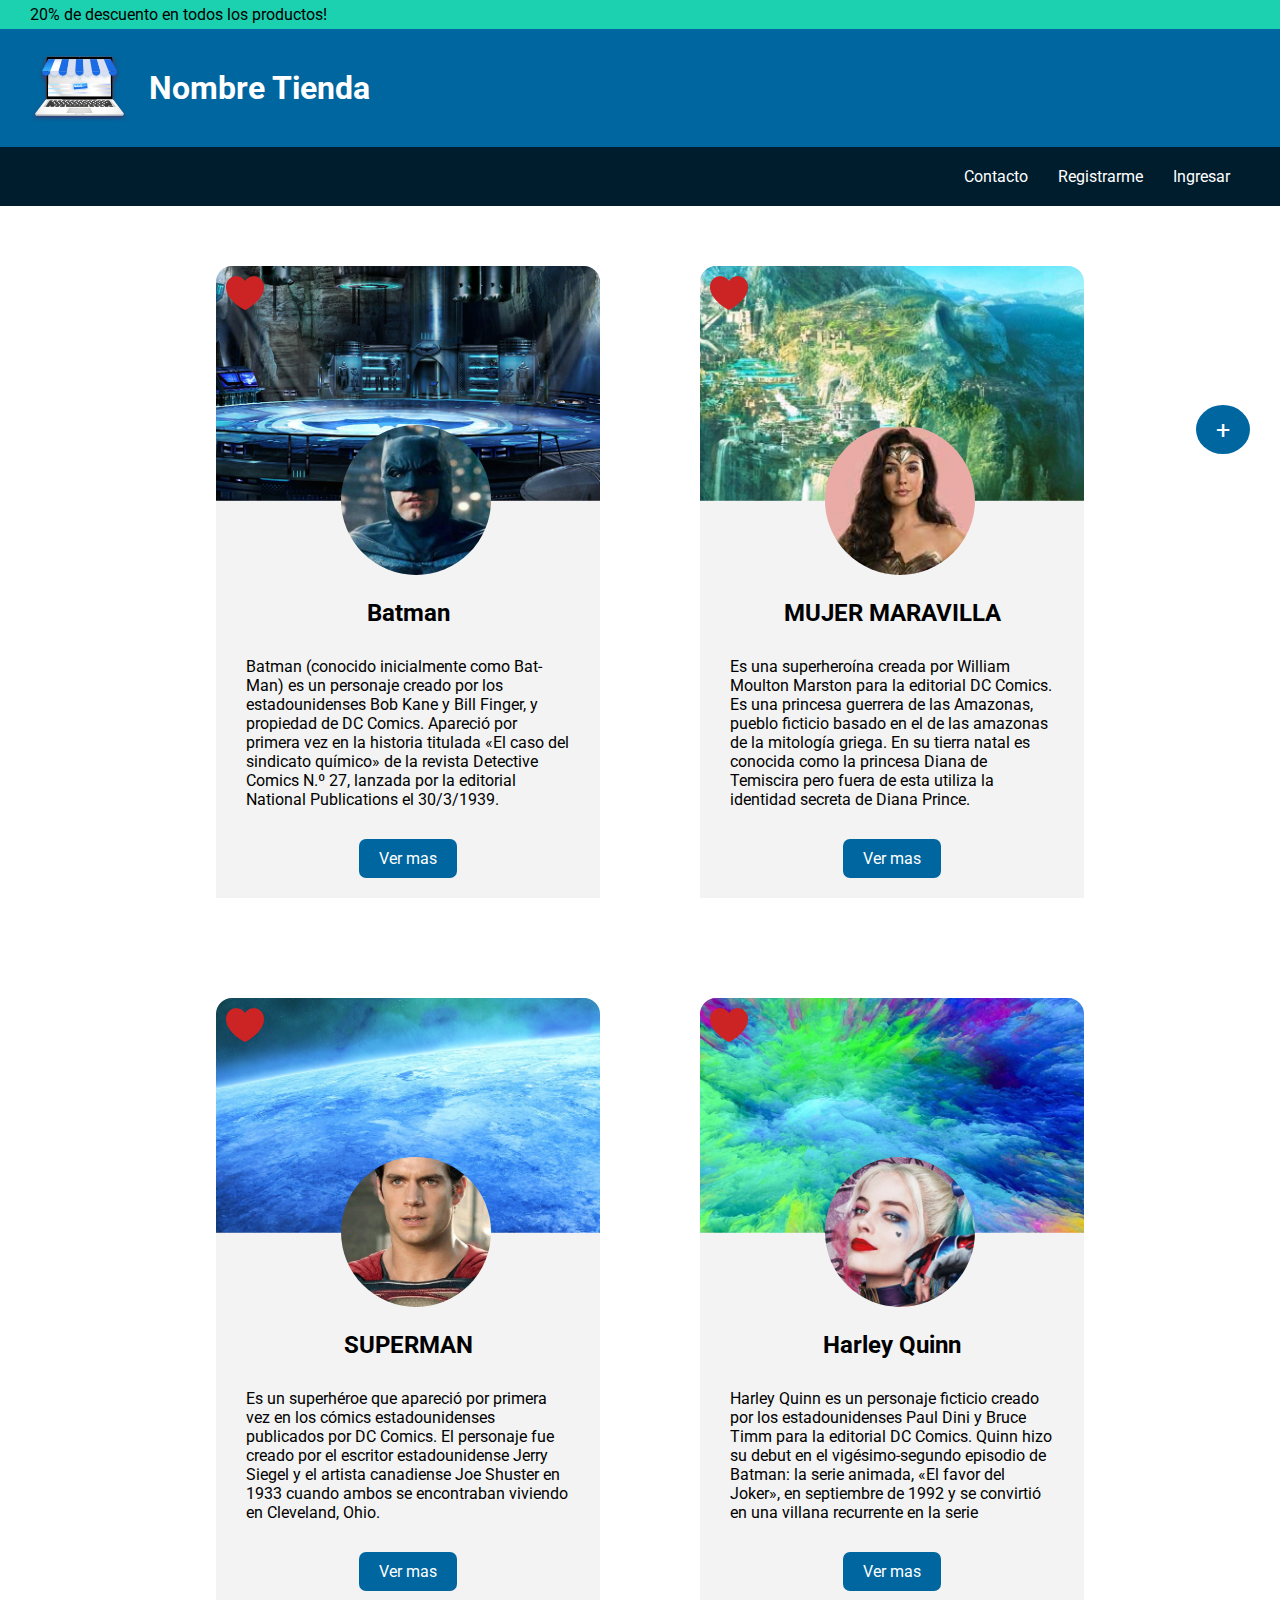
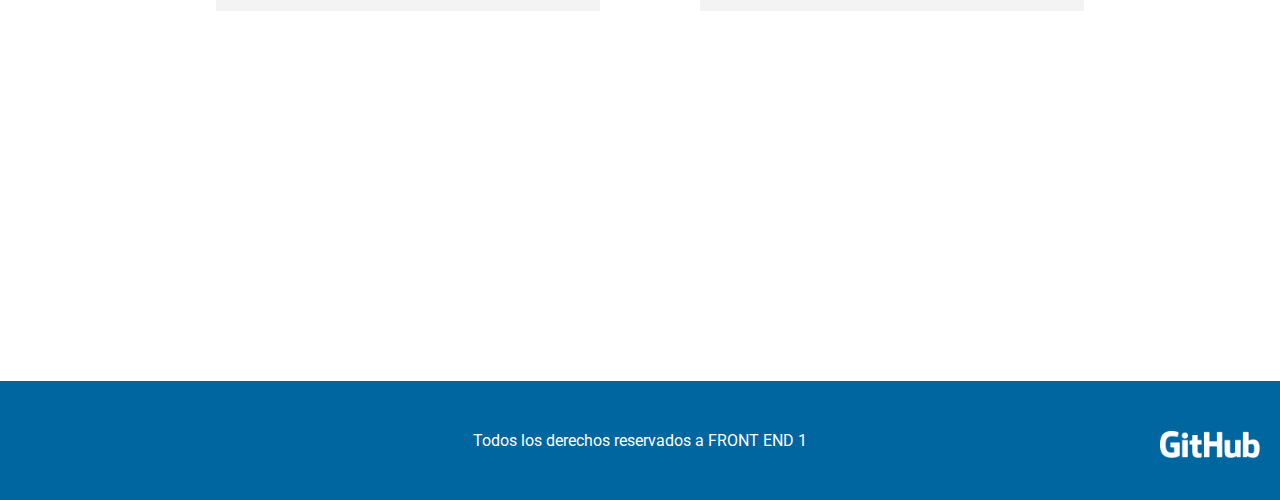
<file: index.html>
<!DOCTYPE html>
<html lang="en">
<head>
    <meta charset="UTF-8">
    <meta http-equiv="X-UA-Compatible" content="IE=edge">
    <meta name="viewport" content="width=device-width, initial-scale=1.0">
    <title>Document</title>
    <link rel="stylesheet" href="./styles/styles.css">
    <link href="https://fonts.googleapis.com/css2?family=Roboto:ital,wght@0,300;0,400;0,500;0,700;0,900;1,100&display=swap" rel="stylesheet">
</head>
<body>
    <header>
        <p>20% de descuento en todos los productos!</p>
        <ul class="logoTienda">
            <li><img src="./img/logoTienda.svg" alt="logo"></li>
            <li><h1>Nombre Tienda</h1></li>
        </ul>
        <nav>
            <ul class="menu">
                <li>Contacto</li>
                <li>Registrarme</li>
                <li>Ingresar</li>
            </ul>
        </nav>
    </header>
    <main>
        <section>
            <article class="card">
                <img class="bgHero" src="./img/batmanBg.png" alt="fondo">
                <img class="personaje" src="./img/batman.png" alt="harley">
                <img class="like" src="./img/like.png" alt="like">                
                <h2>Batman</h2>
                <p>Batman (conocido inicialmente como Bat-Man) es un personaje creado por los estadounidenses Bob Kane y Bill Finger, y propiedad de DC Comics. Apareció por primera vez en la historia titulada «El caso del sindicato químico» de la revista Detective Comics N.º 27, lanzada por la editorial National Publications el 30/3/1939.
                </p>
                <button>Ver mas</button>
            </article>
            <article class="card">
                <img class="bgHero" src="./img/mujerMaravillaBg.png" alt="fondo">
                <img class="personaje" src="./img/mujerMaravilla.png" alt="harley">
                <img class="like" src="./img/like.png" alt="like">                
                <h2>MUJER MARAVILLA</h2>
                <p>Es una superheroína creada por William Moulton Marston para la editorial DC Comics. Es una princesa guerrera de las Amazonas, pueblo ficticio basado en el de las amazonas de la mitología griega. En su tierra natal es conocida como la princesa Diana de Temiscira pero fuera de esta utiliza la identidad secreta de Diana Prince. 
                </p>
                <button>Ver mas</button>
            </article>
            <article class="card">
                <img class="bgHero" src="./img/supermanBg.png" alt="fondo">
                <img class="personaje" src="./img/superman.png" alt="harley">
                <img class="like" src="./img/like.png" alt="like">                
                <h2>SUPERMAN</h2>
                <p>Es un superhéroe que apareció por primera vez en los cómics estadounidenses publicados por DC Comics. ​
                    El personaje fue creado por el escritor estadounidense Jerry Siegel y el artista canadiense Joe Shuster en 1933 cuando ambos se encontraban viviendo en Cleveland, Ohio.
                </p>
                <button>Ver mas</button>
            </article>
            <article class="card">
                <img class="bgHero" src="./img/harleyBg.png" alt="fondo">
                <img class="personaje" src="./img/harley.png" alt="harley">
                <img class="like" src="./img/like.png" alt="like">                
                <h2>Harley Quinn</h2>
                <p>Harley Quinn es un personaje ficticio creado por los estadounidenses Paul Dini y Bruce Timm para la editorial DC Comics. Quinn hizo su debut en el vigésimo-segundo episodio de Batman: la serie animada, «El favor del Joker», en septiembre de 1992 y se convirtió en una villana recurrente en la serie
                </p>
                <button>Ver mas</button>
            </article>
        </section>
        <button class="add"><a href="./views/formularioPersonaje.html">+</a></button>
    </main>
    <footer class="footerMainPage">
        <div>
            <p>Todos los derechos reservados a FRONT END 1</p>
            <img src="./img/githubImage.png" alt="github" >
        </div>
    </footer>
</body>
</html>
</file>
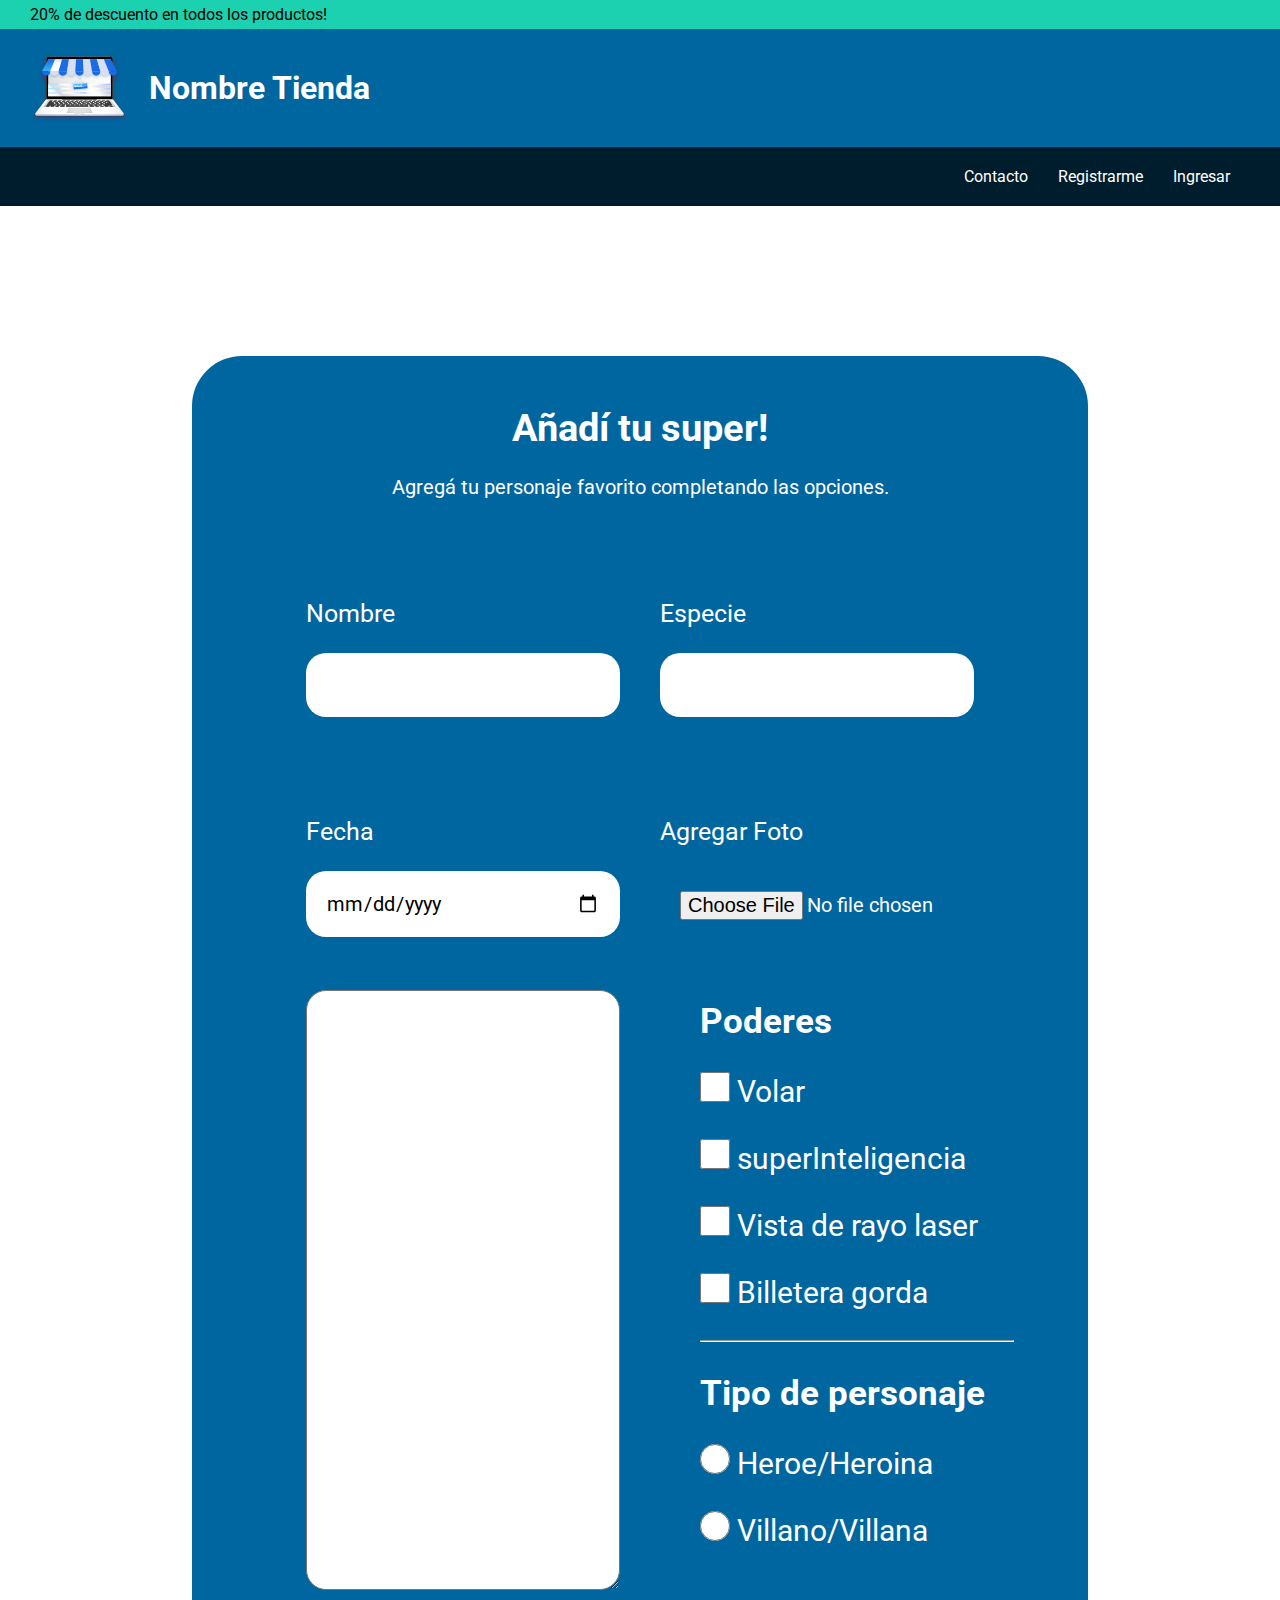
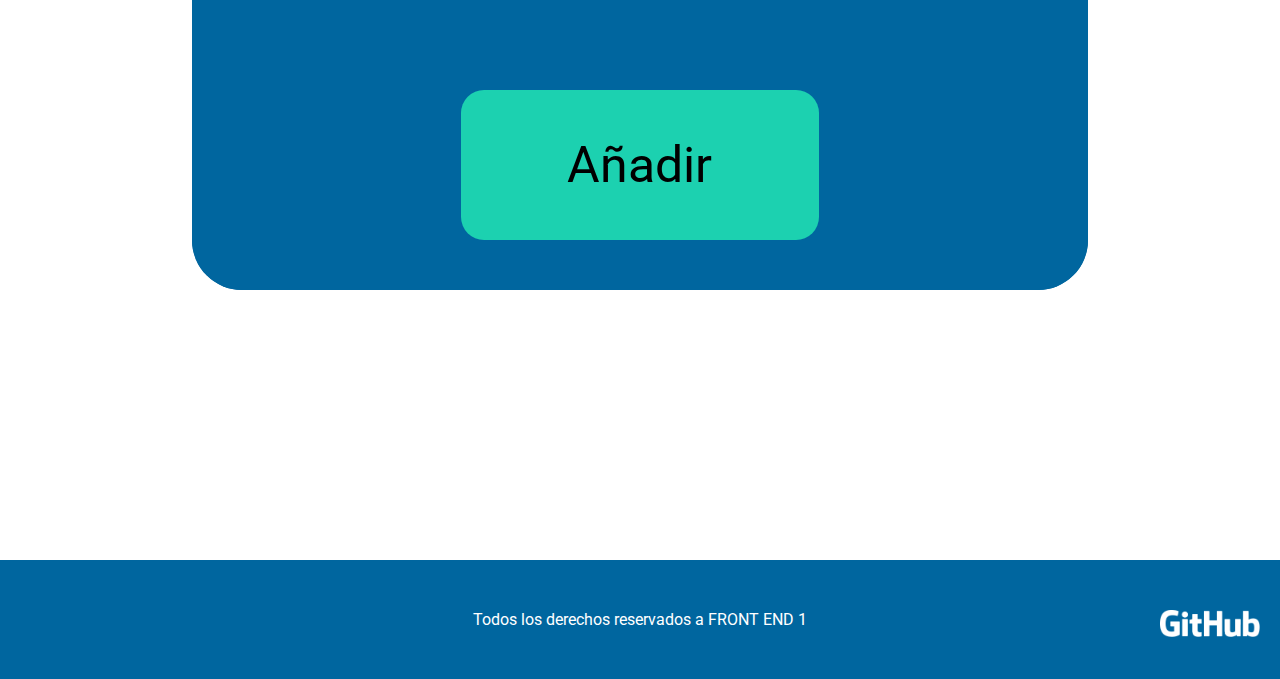
<file: views/formularioPersonaje.html>
<!DOCTYPE html>
<html lang="en">
<head>
    <meta charset="UTF-8">
    <meta http-equiv="X-UA-Compatible" content="IE=edge">
    <meta name="viewport" content="width=device-width, initial-scale=1.0">
    <title>Document</title>
    <link rel="stylesheet" href="../styles/styles.css">
    <link href="https://fonts.googleapis.com/css2?family=Roboto:ital,wght@0,300;0,400;0,500;0,700;0,900;1,100&display=swap" rel="stylesheet">
</head>
<body>
    <header>
        <p>20% de descuento en todos los productos!</p>
        <ul class="logoTienda">
            <li><img src="../img/logoTienda.svg" alt="logo"></li>
            <li><h1>Nombre Tienda</h1></li>
        </ul>
        <nav>
            <ul class="menu">
                <li>Contacto</li>
                <li>Registrarme</li>
                <li>Ingresar</li>
            </ul>
        </nav>
    </header>
    <main class="mainForm">
        <h2>Añadí tu super!</h2>
        <p>Agregá tu personaje favorito completando las opciones.</p>
        <form>

            <article>
                <label for="nombre">Nombre</label>
                <br>
                <input type="text" id="nombre" name="nombre">      
            </article>

            <article>
                <label for="especie">Especie</label>
                <br>
                <input type="text" id="especie" name="especie">
            </article>

            <article>
                <label for="fecha">Fecha</label>
                <br>
                <input type="date" id="fecha" name="fecha">
            </article>

            <article>
                <label for="foto">Agregar Foto</label>
                <br>
                <input class="file" type="file" id="foto" name="foto">
            </article>

            <textarea>

            </textarea>

            <div class="checkbox">
                <h3>Poderes</h3>
                <label for="volar">
                    <input class="boxes" type="checkbox" name="Volar" id="volar">
                    Volar
                </label>
                
                <label for="superinteligencia">
                    <input class="boxes" type="checkbox" name="superinteligencia" id="superinteligencia">
                    superInteligencia
                </label>
                <label for="vistaLaser">
                    <input class="boxes" type="checkbox" name="vistaLaser" id="vistaLaser">
                    Vista de rayo laser
                </label>
                <label for="billetera">
                    <input class="boxes" type="checkbox" name="billetera" id="billetera">
                    Billetera gorda
                </label>

                <hr class="lineaDivider">

                <h3>Tipo de personaje</h3>
                <label for="Heroe-Heroina">
                    <input id="Heroe-Heroina" name="Heroe-Heroina" type="radio">
                    Heroe/Heroina
                </label>
                <label for="Villano-Villana">
                    <input id="Villano-Villana" name="Villano-Villana" type="radio">
                    Villano/Villana
                </label>
            </div>

                <button class="agregarPersonaje">Añadir</button>

        </form>
    </main>
    <footer>
        <div>
            <p>Todos los derechos reservados a FRONT END 1</p>
            <img src="../img/githubImage.png" alt="github" >
        </div>
    </footer>
</body>
</html>
</file>
<file: styles/styles.css>
*{
    margin: 0;
    box-sizing: border-box;
    font-family: 'Roboto', sans-serif;
}

body{
    display: flex;
    flex-direction: column;
    justify-content: space-between;
}

header p{
    background-color: #1CD1B0;
    padding: 5px 0 5px 30px;
}

header .logoTienda{
    background-color: #00669F;
    list-style-type: none;
    padding: 20px 30px;
    display: flex;
    align-items: center;
    gap: 20px;
}

header .logoTienda h1{
    color: white;
    font-weight: bold;
}

header nav .menu{
    width: 100%;
    list-style-type: none;
    display: flex;
    justify-content: end;
    gap: 30px;
    background-color: #001D2D;
    color: white;
    padding: 20px 50px;
}

header nav .menu a{
    text-decoration: none;
    color: white;
}

main{
    margin-bottom: 10px;
    position: relative;
}

main section{
    margin-top: 50px;
    display: flex;
    flex-direction: column;
    gap: 100px;
    align-items: center;
}

main .card{
    width: 80%;
    height: 100%;
    background-color: #F3F3F3;
    text-align: center;
    border-radius: 16px 16px 0 0;
    position: relative;
    left: 10px;
    top: 10px;
}


main .bgHero{
    width: 100%;
    height: 40%;
    border-radius: 16px 16px 0 0;

}

.card p{
    text-align: start;
    padding: 30px;
    font-size: 1em;
}

.card h2{
    margin-top: -60px;
}

.card button{
    background-color: #00669F;
    padding: 10px 20px;
    border: none;
    margin-bottom: 20px;
    font-size: 1em;
    color: white;
    border-radius: 7px;
}

.card .personaje{
    position: relative;
    width: 150px;
    left: 8px;
    top: -80px;
    border-radius: 50%;
}

.card .like{
    position: absolute;
    left: 10px;
    top: 10px;
    width: 10%;
}

.add{
    width: max-content;
    position: fixed;
    right: 30px;
    top: 45%;
    background-color: #00669F;
    border: none;
    color: white;
    padding: 10px 20px;
    border-radius: 50%;
    font-size: 25px;
}

.add a{
    text-decoration: none;
    color: white;
}

.mainForm {
    background-color: #00669F;
    width: 70%;
    height: 100%;
    margin: 150px auto;
    color: white;
    text-align: center;
    padding-top: 50px;
    font-size: 25px;
    border-radius: 50px;
}

.mainForm h2{
    padding-bottom: 25px;
}

.mainForm p{
    font-size: 20px;
    font-weight: normal;
}

.mainForm form{
    height: 100%;
    padding: 50px 0;
    color: white;
    background-color: #00669F;
    border-radius: 50px;
    text-align: center;
    display: flex;
    justify-content: center;
    flex-wrap: wrap;
}

.mainForm form article{
    width: 35%;
    margin: 50px 20px;
    text-align: start;
}

.mainForm form article input{
    background-color: white;
    border: none;
    border-radius: 20px;
    padding: 20px;
    font-size: 20px;
    width: 100%;
    margin-top: 25px;
}


.mainForm .file{
    background-color: transparent;
    font-size: 20px;
}


.mainForm textarea{
    width: 35%;
    border-radius: 20px;
    height: 600px;
    margin: 0 0 0 40px;
    font-size: 20px;
}

.mainForm .checkbox{
    width: 35%;
    margin: 10px 0 0 80px;
    display: flex;
    flex-direction: column;
    align-items: start;
    gap: 30px;
    font-size: 30px;
}

.mainForm .checkbox input {
    width: 30px;
    height: 30px;
    color: white;
 }

.lineaDivider{
    width: 100%;
}

.agregarPersonaje{
    width: 40%;
    font-size: 50px;
    margin-top: 100px;
    height: 150px;
    background-color: #1CD1B0;
    border: none;
    border-radius: 23px;
}

.footerMainPage{
    margin-top: 370px;
}

footer{
    margin-top: 120px;
    display: flex;
    position: relative;
    background-color: #00669F;
}

footer p{
    width: 100%;
    color: white;
    padding: 50px;
    text-align: center;
}

footer img{
    position: absolute;
    right: 20px;
    top: 50px;
    width: 100px;
}

@media (min-width: 350px){
    
    footer div{
        display: flex;
        flex-direction: column;
        align-items: center;
        margin: 0 auto;
    }

    footer div img{
        position: static;
        padding-bottom: 20px;
    }
}

@media (min-width: 450px) {
        main .card{
            width: 60%;
        }
  }

@media (min-width: 800px) {
        main .card{
            width: 40%;
        }

        footer div img{
            position: absolute;
        }
  }

@media (min-width: 1000px) {
    main section{
        flex-direction: row;
        flex-wrap: wrap;
        justify-content: center;
    }

        main .card{
            width: 30%;
        }

}

@media (min-width: 1450px) {
        main .card{
            width: 20%;
        }
}
</file>
